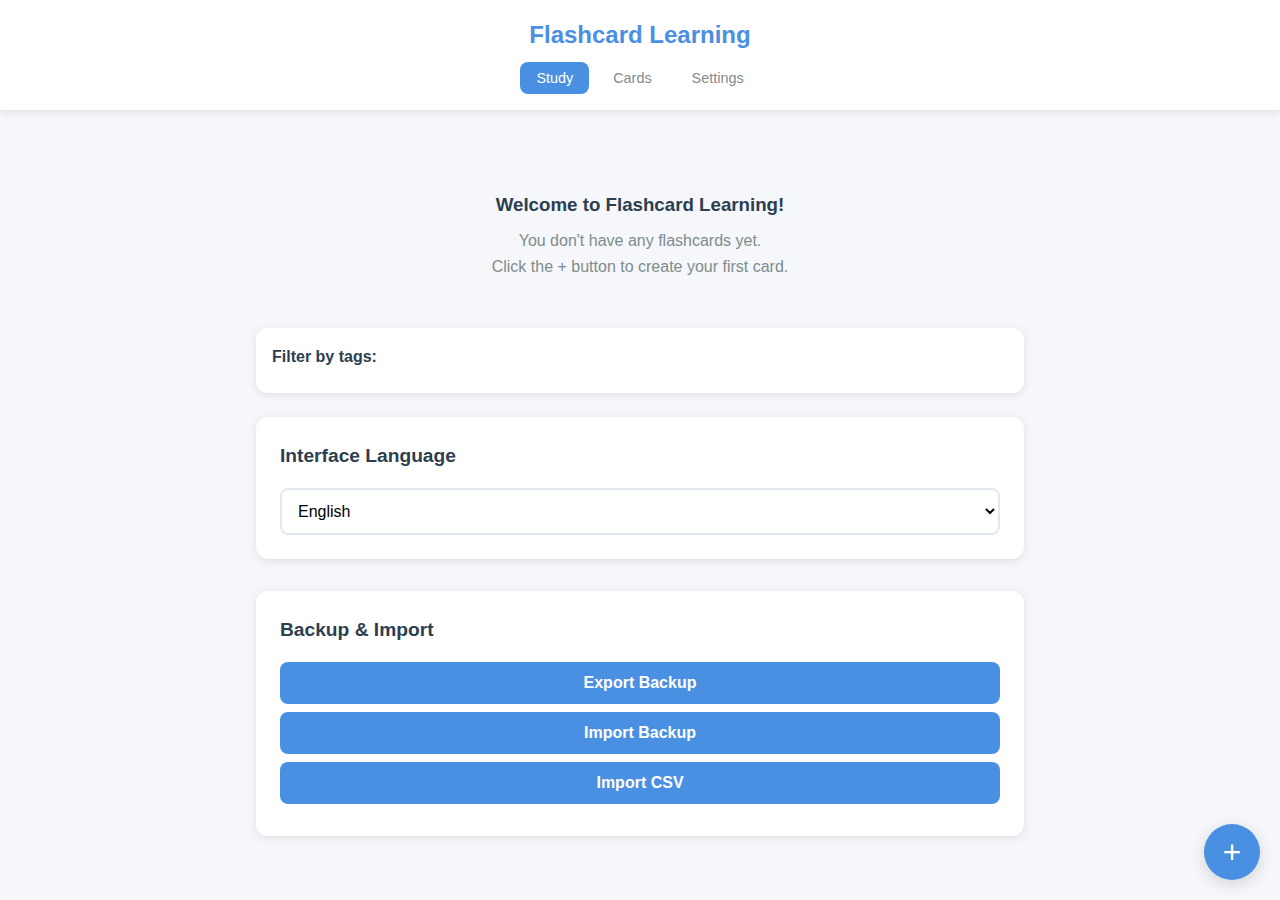
<file: index.html>
<!DOCTYPE html>
<html lang="en">
<head>
  <meta charset="UTF-8">
  <meta name="viewport" content="width=device-width, initial-scale=1.0">
  <meta name="description" content="Flashcard Learning App - Learn vocabulary with adaptive flashcards">
  <meta name="theme-color" content="#4A90E2">
  <title>Flashcard Learning App</title>
  <link rel="manifest" href="manifest.json">
  <link rel="stylesheet" href="styles.css">
  <link rel="icon" type="image/png" href="icons/icon-192.png">
</head>
<body>
  <div id="app">
    <!-- Main application container -->
    <header id="app-header">
      <h1 id="app-title">Flashcard Learning</h1>
      <nav id="main-nav">
        <button id="nav-study" class="nav-btn active" data-screen="study">Study</button>
        <button id="nav-cards" class="nav-btn" data-screen="cards">Cards</button>
        <button id="nav-settings" class="nav-btn" data-screen="settings">Settings</button>
      </nav>
    </header>

    <main id="app-main">
      <!-- Study Screen -->
      <section id="study-screen" class="screen active">
        <div id="flashcard-container">
          <div id="flashcard" class="flashcard">
            <div class="flashcard-inner">
              <div class="flashcard-front">
                <p id="card-word" class="card-text"></p>
              </div>
              <div class="flashcard-back">
                <p id="card-translation" class="card-text"></p>
              </div>
            </div>
          </div>
        </div>
        
        <div id="study-controls">
          <button id="btn-dont-know" class="control-btn dont-know">Don't Know</button>
          <button id="btn-flip" class="control-btn flip">Flip</button>
          <button id="btn-know" class="control-btn know">Know</button>
        </div>

        <div id="tts-controls">
          <button id="btn-tts-toggle" class="icon-btn" title="Toggle pronunciation">
            <span id="tts-icon">🔊</span>
          </button>
        </div>
      </section>

      <!-- Card List Screen -->
      <section id="cards-screen" class="screen">
        <div id="tag-filter">
          <label for="tag-select">Filter by tags:</label>
          <div id="tag-select" class="tag-container"></div>
        </div>
        <div id="card-list" class="card-list"></div>
      </section>

      <!-- Settings Screen -->
      <section id="settings-screen" class="screen">
        <div class="settings-group">
          <h2>Interface Language</h2>
          <select id="language-select">
            <option value="en">English</option>
            <option value="uk">Українська</option>
            <option value="ru">Русский</option>
          </select>
        </div>

        <div class="settings-group">
          <h2>Backup & Import</h2>
          <button id="btn-export" class="settings-btn">Export Backup</button>
          <button id="btn-import" class="settings-btn">Import Backup</button>
          <input type="file" id="file-import" accept=".json" style="display: none;">
          <button id="btn-import-csv" class="settings-btn">Import CSV</button>
          <input type="file" id="file-csv" accept=".csv" style="display: none;">
        </div>
      </section>
    </main>

    <!-- Floating Add Button -->
    <button id="btn-add-card" class="fab" title="Add new card">+</button>

    <!-- Card Form Modal -->
    <div id="card-form-modal" class="modal">
      <div class="modal-content">
        <h2 id="form-title">Add New Card</h2>
        <form id="card-form">
          <div class="form-group">
            <label for="input-word">Word/Phrase *</label>
            <input type="text" id="input-word" required>
          </div>
          <div class="form-group">
            <label for="input-translation">Translation *</label>
            <input type="text" id="input-translation" required>
          </div>
          <div class="form-group">
            <label for="input-tags">Tags (comma-separated)</label>
            <input type="text" id="input-tags" placeholder="e.g., verbs, common, travel">
          </div>
          <div class="form-group">
            <label for="input-language">Language</label>
            <select id="input-language">
              <option value="">Default</option>
              <option value="en">English</option>
              <option value="de">Deutsch</option>
              <option value="fr">Français</option>
              <option value="es">Español</option>
              <option value="uk">Українська</option>
              <option value="ru">Русский</option>
            </select>
          </div>
          <div class="form-actions">
            <button type="button" id="btn-cancel" class="btn-secondary">Cancel</button>
            <button type="submit" id="btn-save" class="btn-primary">Save</button>
          </div>
        </form>
      </div>
    </div>
  </div>

  <script type="module" src="src/app.js"></script>
</body>
</html>
</file>
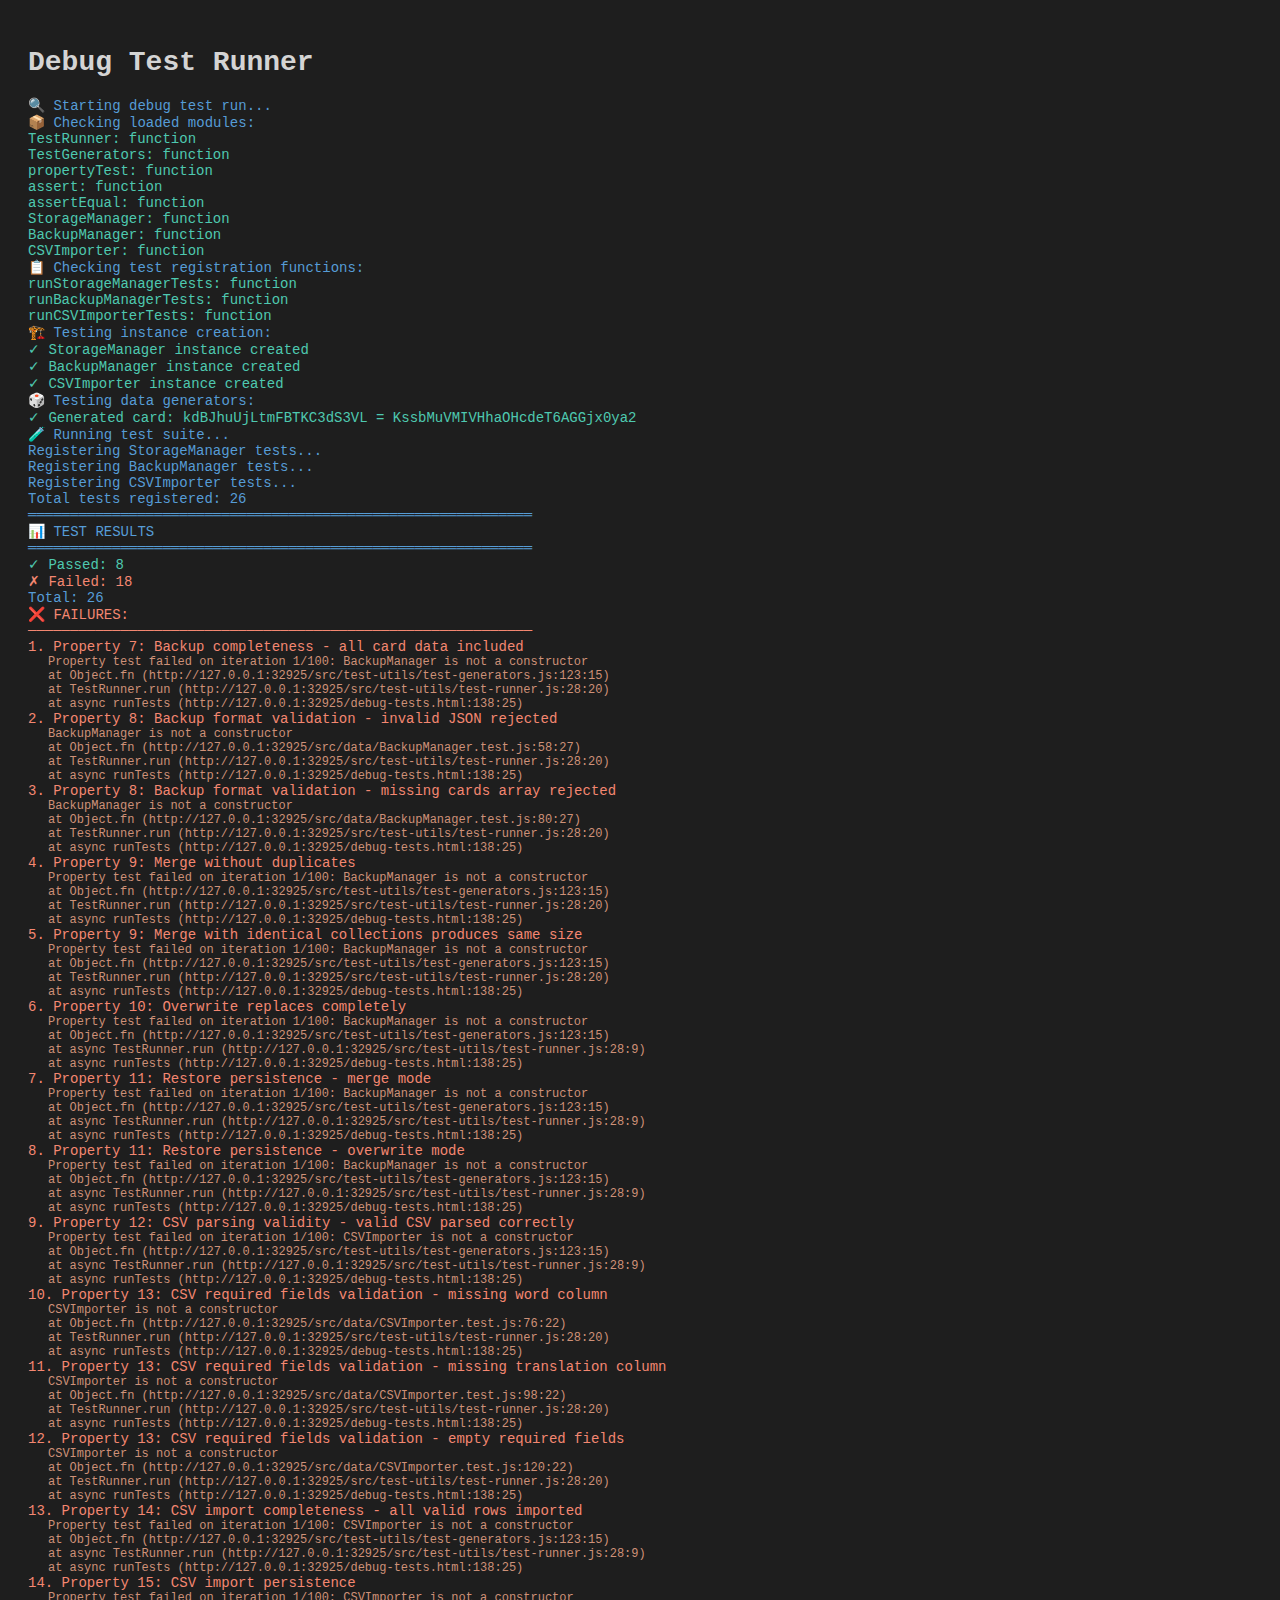
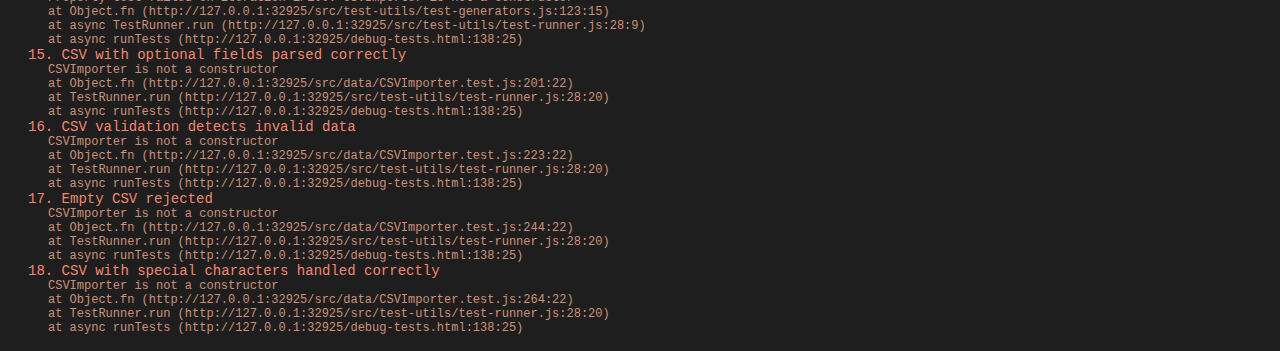
<file: debug-tests.html>
<!DOCTYPE html>
<html lang="en">
<head>
  <meta charset="UTF-8">
  <meta name="viewport" content="width=device-width, initial-scale=1.0">
  <title>Debug Tests</title>
  <style>
    body {
      font-family: monospace;
      padding: 20px;
      background: #1e1e1e;
      color: #d4d4d4;
      font-size: 14px;
    }
    .pass { color: #4ec9b0; }
    .fail { color: #f48771; }
    .info { color: #569cd6; }
    .warn { color: #dcdcaa; }
    pre { 
      background: #252526; 
      padding: 10px; 
      border-radius: 4px;
      overflow-x: auto;
      white-space: pre-wrap;
      word-wrap: break-word;
    }
    .error-detail {
      margin-left: 20px;
      font-size: 12px;
      color: #ce9178;
    }
  </style>
</head>
<body>
  <h1>Debug Test Runner</h1>
  <div id="output"></div>

  <script src="src/test-utils/test-runner.js"></script>
  <script src="src/test-utils/test-generators.js"></script>
  <script src="src/data/StorageManager.js"></script>
  <script src="src/data/BackupManager.js"></script>
  <script src="src/data/CSVImporter.js"></script>
  <script src="src/data/StorageManager.test.js"></script>
  <script src="src/data/BackupManager.test.js"></script>
  <script src="src/data/CSVImporter.test.js"></script>

  <script>
    const output = document.getElementById('output');
    let log = '';
    
    function print(msg, className = '') {
      const line = `<div class="${className}">${msg}</div>`;
      log += line;
      output.innerHTML = log;
      console.log(msg);
    }

    async function runTests() {
      print('🔍 Starting debug test run...', 'info');
      print('');
      
      try {
        // Check if all required objects are loaded
        print('📦 Checking loaded modules:', 'info');
        print(`  TestRunner: ${typeof TestRunner}`, typeof TestRunner === 'function' ? 'pass' : 'fail');
        print(`  TestGenerators: ${typeof TestGenerators}`, typeof TestGenerators === 'function' ? 'pass' : 'fail');
        print(`  propertyTest: ${typeof propertyTest}`, typeof propertyTest === 'function' ? 'pass' : 'fail');
        print(`  assert: ${typeof assert}`, typeof assert === 'function' ? 'pass' : 'fail');
        print(`  assertEqual: ${typeof assertEqual}`, typeof assertEqual === 'function' ? 'pass' : 'fail');
        print(`  StorageManager: ${typeof StorageManager}`, typeof StorageManager === 'function' ? 'pass' : 'fail');
        print(`  BackupManager: ${typeof BackupManager}`, typeof BackupManager === 'function' ? 'pass' : 'fail');
        print(`  CSVImporter: ${typeof CSVImporter}`, typeof CSVImporter === 'function' ? 'pass' : 'fail');
        print('');

        // Check test functions
        print('📋 Checking test registration functions:', 'info');
        print(`  runStorageManagerTests: ${typeof runStorageManagerTests}`, typeof runStorageManagerTests === 'function' ? 'pass' : 'fail');
        print(`  runBackupManagerTests: ${typeof runBackupManagerTests}`, typeof runBackupManagerTests === 'function' ? 'pass' : 'fail');
        print(`  runCSVImporterTests: ${typeof runCSVImporterTests}`, typeof runCSVImporterTests === 'function' ? 'pass' : 'fail');
        print('');

        // Try to create instances
        print('🏗️ Testing instance creation:', 'info');
        try {
          const storage = new StorageManager();
          print('  ✓ StorageManager instance created', 'pass');
        } catch (e) {
          print(`  ✗ StorageManager error: ${e.message}`, 'fail');
        }

        try {
          const storage = new StorageManager();
          const backup = new BackupManager(storage);
          print('  ✓ BackupManager instance created', 'pass');
        } catch (e) {
          print(`  ✗ BackupManager error: ${e.message}`, 'fail');
        }

        try {
          const storage = new StorageManager();
          const importer = new CSVImporter(storage);
          print('  ✓ CSVImporter instance created', 'pass');
        } catch (e) {
          print(`  ✗ CSVImporter error: ${e.message}`, 'fail');
        }
        print('');

        // Try to generate test data
        print('🎲 Testing data generators:', 'info');
        try {
          const card = TestGenerators.randomCard();
          print(`  ✓ Generated card: ${card.word} = ${card.translation}`, 'pass');
        } catch (e) {
          print(`  ✗ Generator error: ${e.message}`, 'fail');
        }
        print('');

        // Now run actual tests
        print('🧪 Running test suite...', 'info');
        print('');
        
        const runner = new TestRunner();
        
        // Register all tests
        print('Registering StorageManager tests...', 'info');
        runStorageManagerTests(runner, TestGenerators, propertyTest, assertEqual);
        
        print('Registering BackupManager tests...', 'info');
        runBackupManagerTests(runner, TestGenerators, propertyTest, assertEqual, assert);
        
        print('Registering CSVImporter tests...', 'info');
        runCSVImporterTests(runner, TestGenerators, propertyTest, assertEqual, assert);
        
        print(`Total tests registered: ${runner.tests.length}`, 'info');
        print('');

        // Run tests
        const results = await runner.run();

        // Display results
        print('');
        print('═'.repeat(60), 'info');
        print('📊 TEST RESULTS', 'info');
        print('═'.repeat(60), 'info');
        print(`✓ Passed: ${results.passed}`, 'pass');
        print(`✗ Failed: ${results.failed}`, 'fail');
        print(`Total: ${results.passed + results.failed}`, 'info');

        if (results.errors.length > 0) {
          print('');
          print('❌ FAILURES:', 'fail');
          print('─'.repeat(60), 'fail');
          results.errors.forEach((e, index) => {
            print('');
            print(`${index + 1}. ${e.test}`, 'fail');
            print(`   ${e.error.message}`, 'error-detail');
            if (e.error.stack) {
              const stackLines = e.error.stack.split('\n').slice(1, 4);
              stackLines.forEach(line => {
                print(`   ${line.trim()}`, 'error-detail');
              });
            }
          });
        } else {
          print('');
          print('🎉 All tests passed!', 'pass');
        }
        
      } catch (error) {
        print('');
        print('💥 FATAL ERROR:', 'fail');
        print(error.message, 'fail');
        print('');
        print('Stack trace:', 'error-detail');
        if (error.stack) {
          error.stack.split('\n').forEach(line => {
            print(line, 'error-detail');
          });
        }
        console.error('Fatal error:', error);
      }
    }

    // Auto-run tests on load
    window.addEventListener('load', runTests);
  </script>
</body>
</html>
</file>
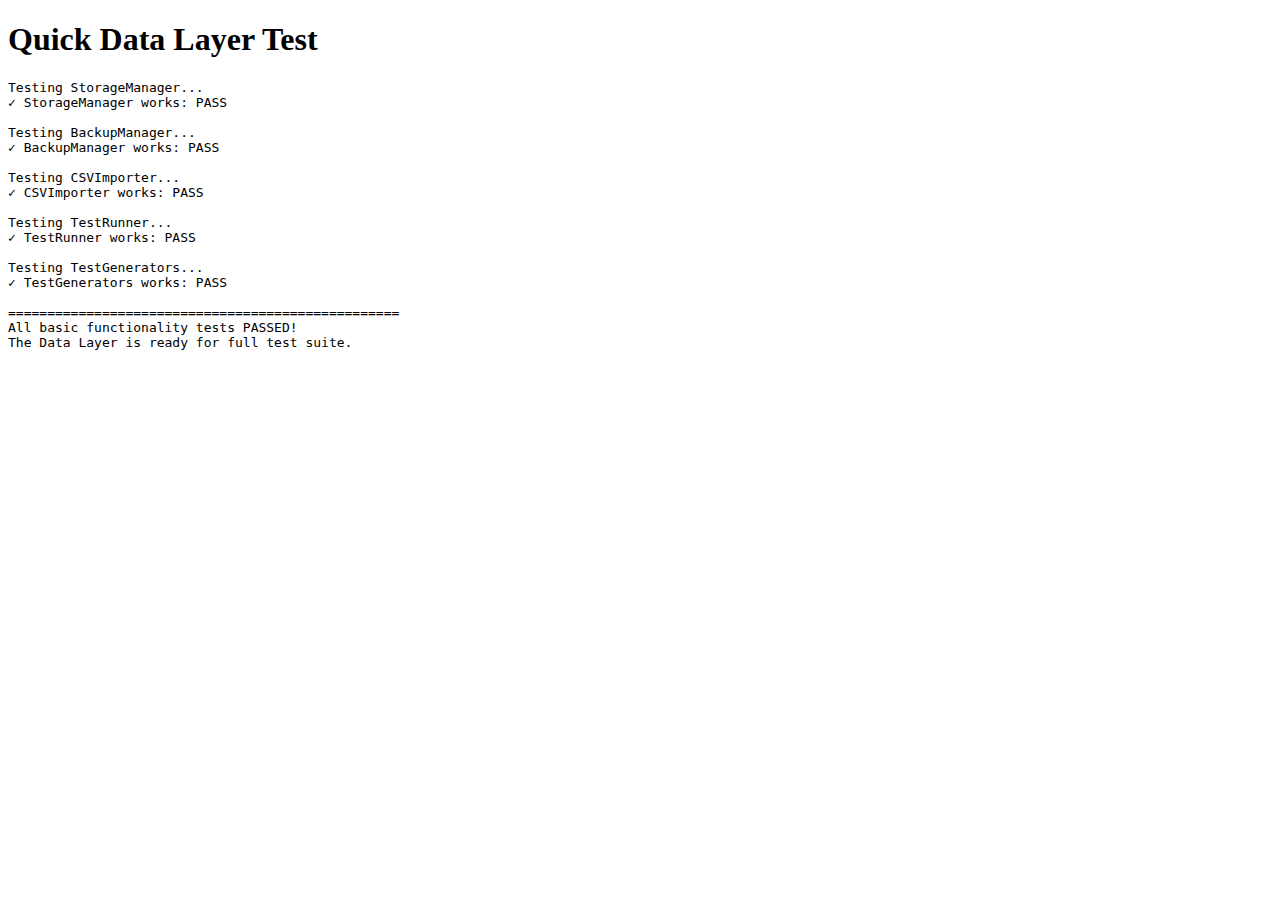
<file: quick-test.html>
<!DOCTYPE html>
<html>
<head>
  <title>Quick Test</title>
</head>
<body>
  <h1>Quick Data Layer Test</h1>
  <pre id="output"></pre>

  <script src="src/test-utils/test-runner.js"></script>
  <script src="src/test-utils/test-generators.js"></script>
  <script src="src/data/StorageManager.js"></script>
  <script src="src/data/BackupManager.js"></script>
  <script src="src/data/CSVImporter.js"></script>

  <script>
    const output = document.getElementById('output');
    let log = '';
    
    function print(msg) {
      log += msg + '\n';
      output.textContent = log;
      console.log(msg);
    }

    try {
      print('Testing StorageManager...');
      const storage = new StorageManager();
      const testCard = TestGenerators.randomCard();
      storage.saveCards([testCard]);
      const loaded = storage.loadCards();
      print(`✓ StorageManager works: ${loaded.length === 1 ? 'PASS' : 'FAIL'}`);
      storage.clearAll();

      print('\nTesting BackupManager...');
      const backup = new BackupManager(storage);
      const cards = [TestGenerators.randomCard(), TestGenerators.randomCard()];
      const backupData = backup.createBackup(cards);
      const parsed = JSON.parse(backupData);
      print(`✓ BackupManager works: ${parsed.cards.length === 2 ? 'PASS' : 'FAIL'}`);

      print('\nTesting CSVImporter...');
      const importer = new CSVImporter(storage);
      const validation = importer.validateCSVData([
        { word: 'hello', translation: 'привет' }
      ]);
      print(`✓ CSVImporter works: ${validation.valid ? 'PASS' : 'FAIL'}`);

      print('\nTesting TestRunner...');
      const runner = new TestRunner();
      runner.test('sample test', () => {
        assertEqual(1, 1, 'one equals one');
      });
      print('✓ TestRunner works: PASS');

      print('\nTesting TestGenerators...');
      const card = TestGenerators.randomCard();
      print(`✓ TestGenerators works: ${card.word && card.translation ? 'PASS' : 'FAIL'}`);

      print('\n' + '='.repeat(50));
      print('All basic functionality tests PASSED!');
      print('The Data Layer is ready for full test suite.');
      
    } catch (error) {
      print(`\n✗ ERROR: ${error.message}`);
      print(error.stack);
    }
  </script>
</body>
</html>
</file>
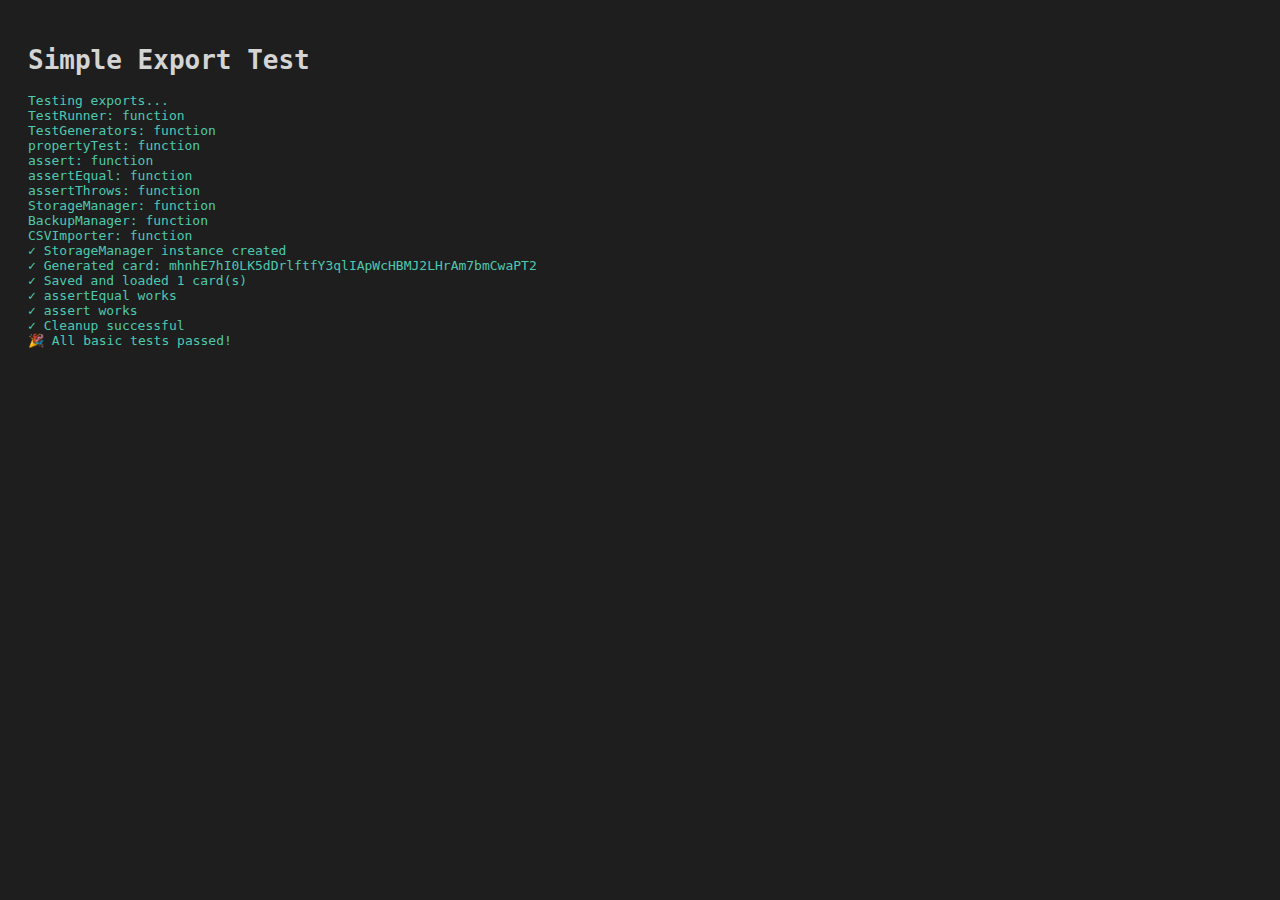
<file: simple-test.html>
<!DOCTYPE html>
<html>
<head>
  <meta charset="UTF-8">
  <title>Simple Test</title>
  <style>
    body { font-family: monospace; padding: 20px; background: #1e1e1e; color: #d4d4d4; }
    .pass { color: #4ec9b0; }
    .fail { color: #f48771; }
  </style>
</head>
<body>
  <h1>Simple Export Test</h1>
  <pre id="output"></pre>

  <script src="src/test-utils/test-runner.js"></script>
  <script src="src/test-utils/test-generators.js"></script>
  <script src="src/data/StorageManager.js"></script>
  <script src="src/data/BackupManager.js"></script>
  <script src="src/data/CSVImporter.js"></script>

  <script>
    const output = document.getElementById('output');
    let log = '';
    
    function print(msg, pass = true) {
      const className = pass ? 'pass' : 'fail';
      log += `<div class="${className}">${msg}</div>`;
      output.innerHTML = log;
    }

    // Test that all exports are available
    print('Testing exports...');
    print('');
    
    print(`TestRunner: ${typeof TestRunner}`, typeof TestRunner === 'function');
    print(`TestGenerators: ${typeof TestGenerators}`, typeof TestGenerators === 'function');
    print(`propertyTest: ${typeof propertyTest}`, typeof propertyTest === 'function');
    print(`assert: ${typeof assert}`, typeof assert === 'function');
    print(`assertEqual: ${typeof assertEqual}`, typeof assertEqual === 'function');
    print(`assertThrows: ${typeof assertThrows}`, typeof assertThrows === 'function');
    print('');
    
    print(`StorageManager: ${typeof StorageManager}`, typeof StorageManager === 'function');
    print(`BackupManager: ${typeof BackupManager}`, typeof BackupManager === 'function');
    print(`CSVImporter: ${typeof CSVImporter}`, typeof CSVImporter === 'function');
    print('');
    
    // Test basic functionality
    try {
      const storage = new StorageManager();
      print('✓ StorageManager instance created', true);
      
      const card = TestGenerators.randomCard();
      print(`✓ Generated card: ${card.word}`, true);
      
      storage.saveCards([card]);
      const loaded = storage.loadCards();
      print(`✓ Saved and loaded ${loaded.length} card(s)`, loaded.length === 1);
      
      assertEqual(loaded[0].word, card.word);
      print('✓ assertEqual works', true);
      
      assert(loaded.length === 1);
      print('✓ assert works', true);
      
      storage.clearAll();
      print('✓ Cleanup successful', true);
      
      print('');
      print('🎉 All basic tests passed!', true);
      
    } catch (error) {
      print('');
      print(`✗ Error: ${error.message}`, false);
      console.error(error);
    }
  </script>
</body>
</html>
</file>
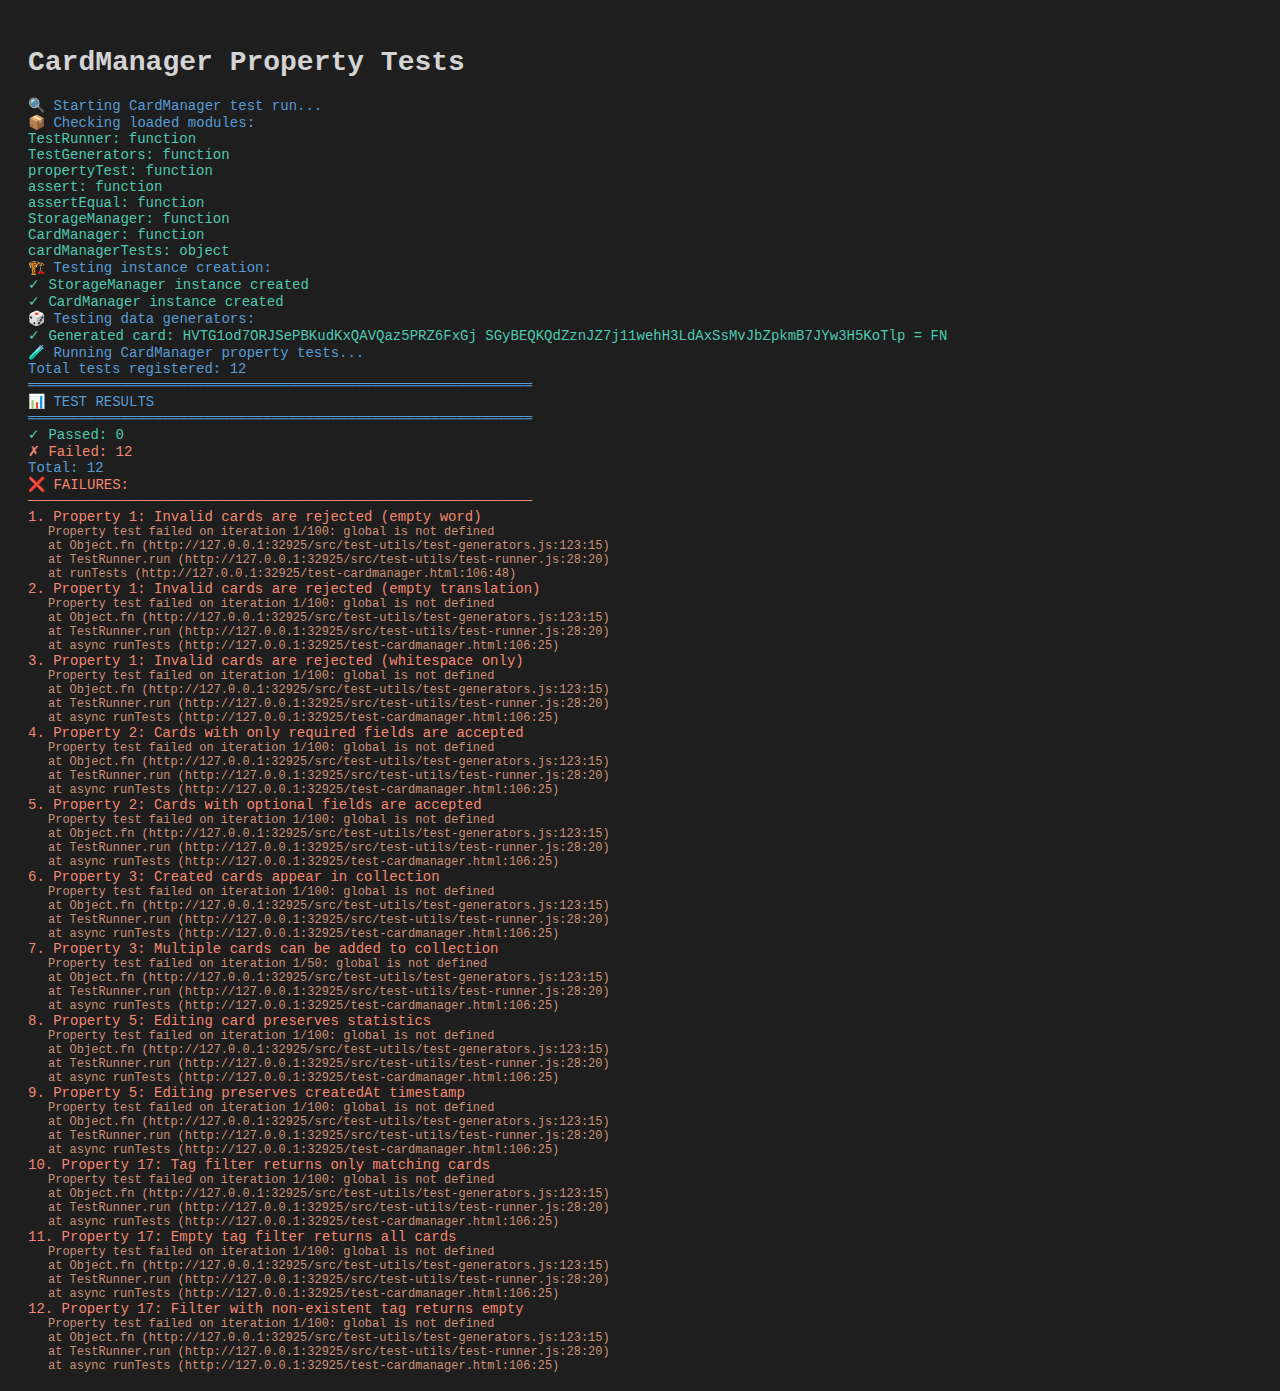
<file: test-cardmanager.html>
<!DOCTYPE html>
<html lang="en">
<head>
  <meta charset="UTF-8">
  <meta name="viewport" content="width=device-width, initial-scale=1.0">
  <title>CardManager Tests</title>
  <style>
    body {
      font-family: monospace;
      padding: 20px;
      background: #1e1e1e;
      color: #d4d4d4;
      font-size: 14px;
    }
    .pass { color: #4ec9b0; }
    .fail { color: #f48771; }
    .info { color: #569cd6; }
    .warn { color: #dcdcaa; }
    pre { 
      background: #252526; 
      padding: 10px; 
      border-radius: 4px;
      overflow-x: auto;
      white-space: pre-wrap;
      word-wrap: break-word;
    }
    .error-detail {
      margin-left: 20px;
      font-size: 12px;
      color: #ce9178;
    }
  </style>
</head>
<body>
  <h1>CardManager Property Tests</h1>
  <div id="output"></div>

  <script src="src/test-utils/test-runner.js"></script>
  <script src="src/test-utils/test-generators.js"></script>
  <script src="src/data/StorageManager.js"></script>
  <script src="src/business/CardManager.js"></script>
  <script src="src/business/CardManager.test.js"></script>

  <script>
    const output = document.getElementById('output');
    let log = '';
    
    function print(msg, className = '') {
      const line = `<div class="${className}">${msg}</div>`;
      log += line;
      output.innerHTML = log;
      console.log(msg);
    }

    async function runTests() {
      print('🔍 Starting CardManager test run...', 'info');
      print('');
      
      try {
        // Check if all required objects are loaded
        print('📦 Checking loaded modules:', 'info');
        print(`  TestRunner: ${typeof TestRunner}`, typeof TestRunner === 'function' ? 'pass' : 'fail');
        print(`  TestGenerators: ${typeof TestGenerators}`, typeof TestGenerators === 'function' ? 'pass' : 'fail');
        print(`  propertyTest: ${typeof propertyTest}`, typeof propertyTest === 'function' ? 'pass' : 'fail');
        print(`  assert: ${typeof assert}`, typeof assert === 'function' ? 'pass' : 'fail');
        print(`  assertEqual: ${typeof assertEqual}`, typeof assertEqual === 'function' ? 'pass' : 'fail');
        print(`  StorageManager: ${typeof StorageManager}`, typeof StorageManager === 'function' ? 'pass' : 'fail');
        print(`  CardManager: ${typeof CardManager}`, typeof CardManager === 'function' ? 'pass' : 'fail');
        print(`  cardManagerTests: ${typeof cardManagerTests}`, typeof cardManagerTests === 'object' ? 'pass' : 'fail');
        print('');

        // Try to create instances
        print('🏗️ Testing instance creation:', 'info');
        try {
          const storage = new StorageManager();
          print('  ✓ StorageManager instance created', 'pass');
        } catch (e) {
          print(`  ✗ StorageManager error: ${e.message}`, 'fail');
        }

        try {
          const storage = new StorageManager();
          const cardManager = new CardManager(storage);
          print('  ✓ CardManager instance created', 'pass');
        } catch (e) {
          print(`  ✗ CardManager error: ${e.message}`, 'fail');
        }
        print('');

        // Try to generate test data
        print('🎲 Testing data generators:', 'info');
        try {
          const card = TestGenerators.randomCard();
          print(`  ✓ Generated card: ${card.word} = ${card.translation}`, 'pass');
        } catch (e) {
          print(`  ✗ Generator error: ${e.message}`, 'fail');
        }
        print('');

        // Now run actual tests
        print('🧪 Running CardManager property tests...', 'info');
        print(`Total tests registered: ${cardManagerTests.tests.length}`, 'info');
        print('');

        // Run tests
        const results = await cardManagerTests.run();

        // Display results
        print('');
        print('═'.repeat(60), 'info');
        print('📊 TEST RESULTS', 'info');
        print('═'.repeat(60), 'info');
        print(`✓ Passed: ${results.passed}`, 'pass');
        print(`✗ Failed: ${results.failed}`, 'fail');
        print(`Total: ${results.passed + results.failed}`, 'info');

        if (results.errors.length > 0) {
          print('');
          print('❌ FAILURES:', 'fail');
          print('─'.repeat(60), 'fail');
          results.errors.forEach((e, index) => {
            print('');
            print(`${index + 1}. ${e.test}`, 'fail');
            print(`   ${e.error.message}`, 'error-detail');
            if (e.error.stack) {
              const stackLines = e.error.stack.split('\n').slice(1, 4);
              stackLines.forEach(line => {
                print(`   ${line.trim()}`, 'error-detail');
              });
            }
          });
        } else {
          print('');
          print('🎉 All tests passed!', 'pass');
        }
        
      } catch (error) {
        print('');
        print('💥 FATAL ERROR:', 'fail');
        print(error.message, 'fail');
        print('');
        print('Stack trace:', 'error-detail');
        if (error.stack) {
          error.stack.split('\n').forEach(line => {
            print(line, 'error-detail');
          });
        }
        console.error('Fatal error:', error);
      }
    }

    // Auto-run tests on load
    window.addEventListener('load', runTests);
  </script>
</body>
</html>
</file>
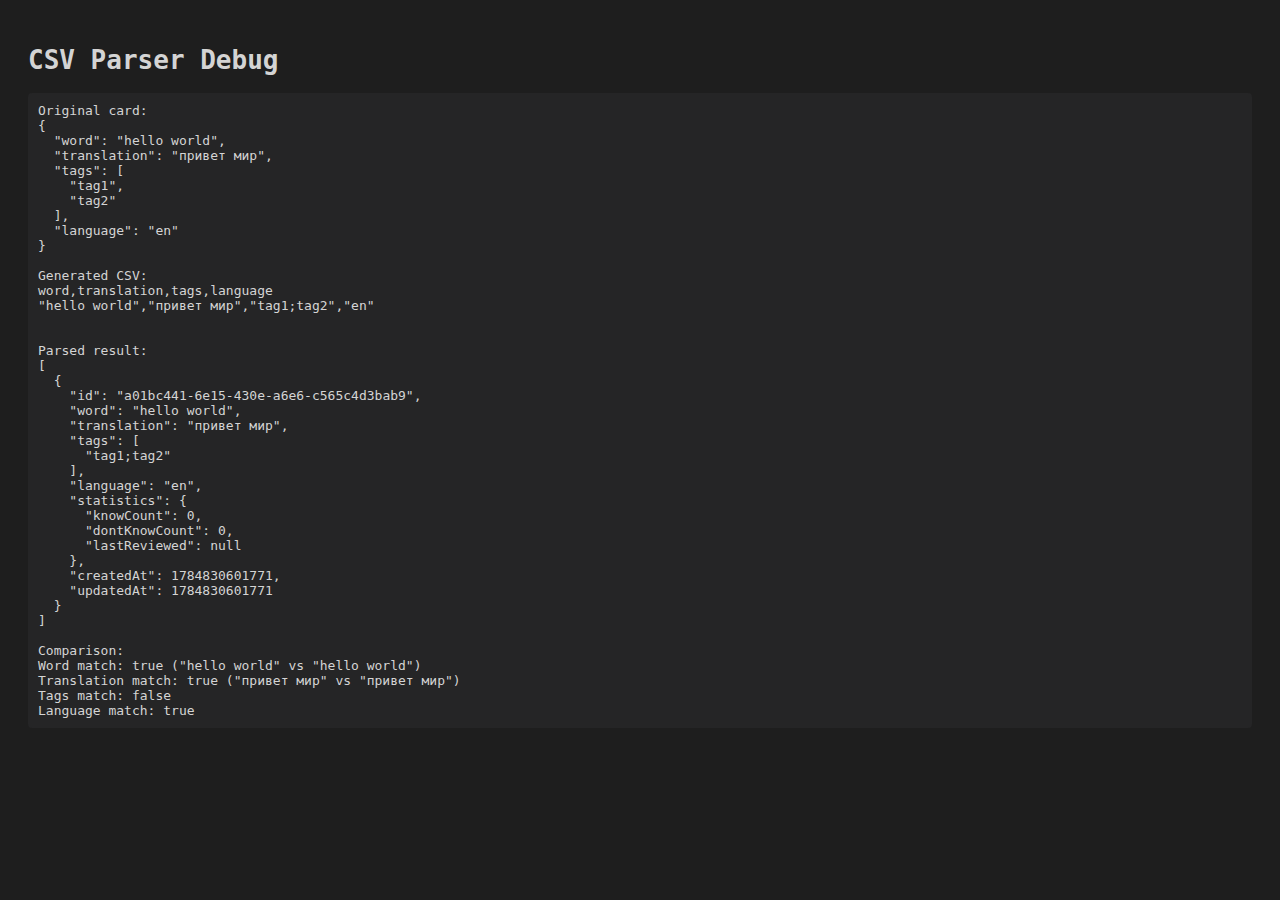
<file: test-csv-debug.html>
<!DOCTYPE html>
<html>
<head>
  <meta charset="UTF-8">
  <title>CSV Debug</title>
  <style>
    body { font-family: monospace; padding: 20px; background: #1e1e1e; color: #d4d4d4; }
    .pass { color: #4ec9b0; }
    .fail { color: #f48771; }
    pre { background: #252526; padding: 10px; border-radius: 4px; white-space: pre-wrap; }
  </style>
</head>
<body>
  <h1>CSV Parser Debug</h1>
  <pre id="output"></pre>

  <script src="src/test-utils/test-runner.js"></script>
  <script src="src/test-utils/test-generators.js"></script>
  <script src="src/data/StorageManager.js"></script>
  <script src="src/data/CSVImporter.js"></script>

  <script>
    const output = document.getElementById('output');
    let log = '';
    
    function print(msg) {
      log += msg + '\n';
      output.textContent = log;
      console.log(msg);
    }

    async function test() {
      try {
        const storage = new StorageManager();
        const importer = new CSVImporter(storage);
        
        // Create a simple test card
        const testCard = {
          word: 'hello world',
          translation: 'привет мир',
          tags: ['tag1', 'tag2'],
          language: 'en'
        };
        
        print('Original card:');
        print(JSON.stringify(testCard, null, 2));
        print('');
        
        // Create CSV manually
        const csv = `word,translation,tags,language\n"${testCard.word}","${testCard.translation}","${testCard.tags.join(';')}","${testCard.language}"\n`;
        print('Generated CSV:');
        print(csv);
        print('');
        
        // Parse it
        const blob = new Blob([csv], { type: 'text/csv' });
        const file = new File([blob], 'test.csv');
        const parsed = await importer.parseCSV(file);
        
        print('Parsed result:');
        print(JSON.stringify(parsed, null, 2));
        print('');
        
        // Compare
        print('Comparison:');
        print(`Word match: ${parsed[0].word === testCard.word} ("${parsed[0].word}" vs "${testCard.word}")`);
        print(`Translation match: ${parsed[0].translation === testCard.translation} ("${parsed[0].translation}" vs "${testCard.translation}")`);
        print(`Tags match: ${JSON.stringify(parsed[0].tags) === JSON.stringify(testCard.tags)}`);
        print(`Language match: ${parsed[0].language === testCard.language}`);
        
      } catch (error) {
        print('');
        print(`ERROR: ${error.message}`);
        print(error.stack);
      }
    }

    test();
  </script>
</body>
</html>
</file>
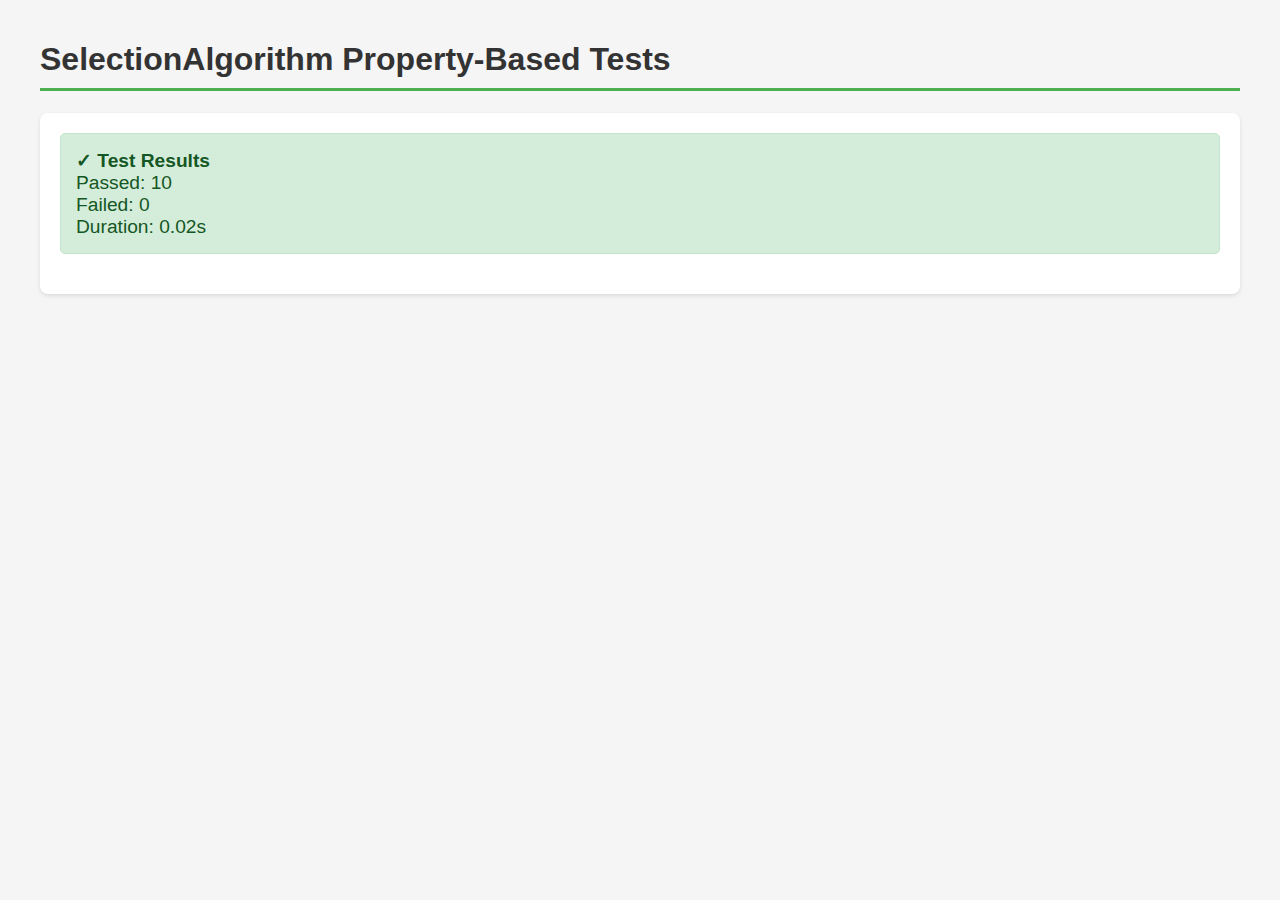
<file: test-selection-algorithm.html>
<!DOCTYPE html>
<html lang="en">
<head>
  <meta charset="UTF-8">
  <meta name="viewport" content="width=device-width, initial-scale=1.0">
  <title>SelectionAlgorithm Property Tests</title>
  <style>
    body {
      font-family: 'Segoe UI', Tahoma, Geneva, Verdana, sans-serif;
      max-width: 1200px;
      margin: 0 auto;
      padding: 20px;
      background-color: #f5f5f5;
    }
    h1 {
      color: #333;
      border-bottom: 3px solid #4CAF50;
      padding-bottom: 10px;
    }
    #results {
      background: white;
      padding: 20px;
      border-radius: 8px;
      box-shadow: 0 2px 4px rgba(0,0,0,0.1);
      margin-top: 20px;
    }
    .summary {
      font-size: 1.2em;
      margin-bottom: 20px;
      padding: 15px;
      border-radius: 5px;
    }
    .summary.success {
      background-color: #d4edda;
      color: #155724;
      border: 1px solid #c3e6cb;
    }
    .summary.failure {
      background-color: #f8d7da;
      color: #721c24;
      border: 1px solid #f5c6cb;
    }
    .error {
      background-color: #fff3cd;
      border-left: 4px solid #ffc107;
      padding: 10px;
      margin: 10px 0;
    }
    .error-title {
      font-weight: bold;
      color: #856404;
    }
    .error-message {
      color: #856404;
      font-family: monospace;
      white-space: pre-wrap;
      margin-top: 5px;
    }
    .loading {
      text-align: center;
      padding: 40px;
      color: #666;
    }
    .spinner {
      border: 4px solid #f3f3f3;
      border-top: 4px solid #4CAF50;
      border-radius: 50%;
      width: 40px;
      height: 40px;
      animation: spin 1s linear infinite;
      margin: 20px auto;
    }
    @keyframes spin {
      0% { transform: rotate(0deg); }
      100% { transform: rotate(360deg); }
    }
  </style>
</head>
<body>
  <h1>SelectionAlgorithm Property-Based Tests</h1>
  <div id="results">
    <div class="loading">
      <div class="spinner"></div>
      <p>Running tests...</p>
    </div>
  </div>

  <!-- Load dependencies -->
  <script src="src/test-utils/test-runner.js"></script>
  <script src="src/test-utils/test-generators.js"></script>
  <script src="src/business/SelectionAlgorithm.js"></script>
  <script src="src/business/SelectionAlgorithm.test.js"></script>

  <script>
    // Run tests
    (async () => {
      const resultsDiv = document.getElementById('results');
      
      try {
        const startTime = Date.now();
        const results = await window.selectionAlgorithmTests.run();
        const duration = ((Date.now() - startTime) / 1000).toFixed(2);
        
        const summaryClass = results.failed === 0 ? 'success' : 'failure';
        const summaryIcon = results.failed === 0 ? '✓' : '✗';
        
        let html = `
          <div class="summary ${summaryClass}">
            <strong>${summaryIcon} Test Results</strong><br>
            Passed: ${results.passed}<br>
            Failed: ${results.failed}<br>
            Duration: ${duration}s
          </div>
        `;
        
        if (results.errors.length > 0) {
          html += '<h2>Failures:</h2>';
          results.errors.forEach(error => {
            html += `
              <div class="error">
                <div class="error-title">✗ ${error.test}</div>
                <div class="error-message">${error.error.message}</div>
              </div>
            `;
          });
        }
        
        resultsDiv.innerHTML = html;
      } catch (error) {
        resultsDiv.innerHTML = `
          <div class="summary failure">
            <strong>✗ Test Execution Failed</strong><br>
            ${error.message}
          </div>
        `;
        console.error('Test execution error:', error);
      }
    })();
  </script>
</body>
</html>
</file>
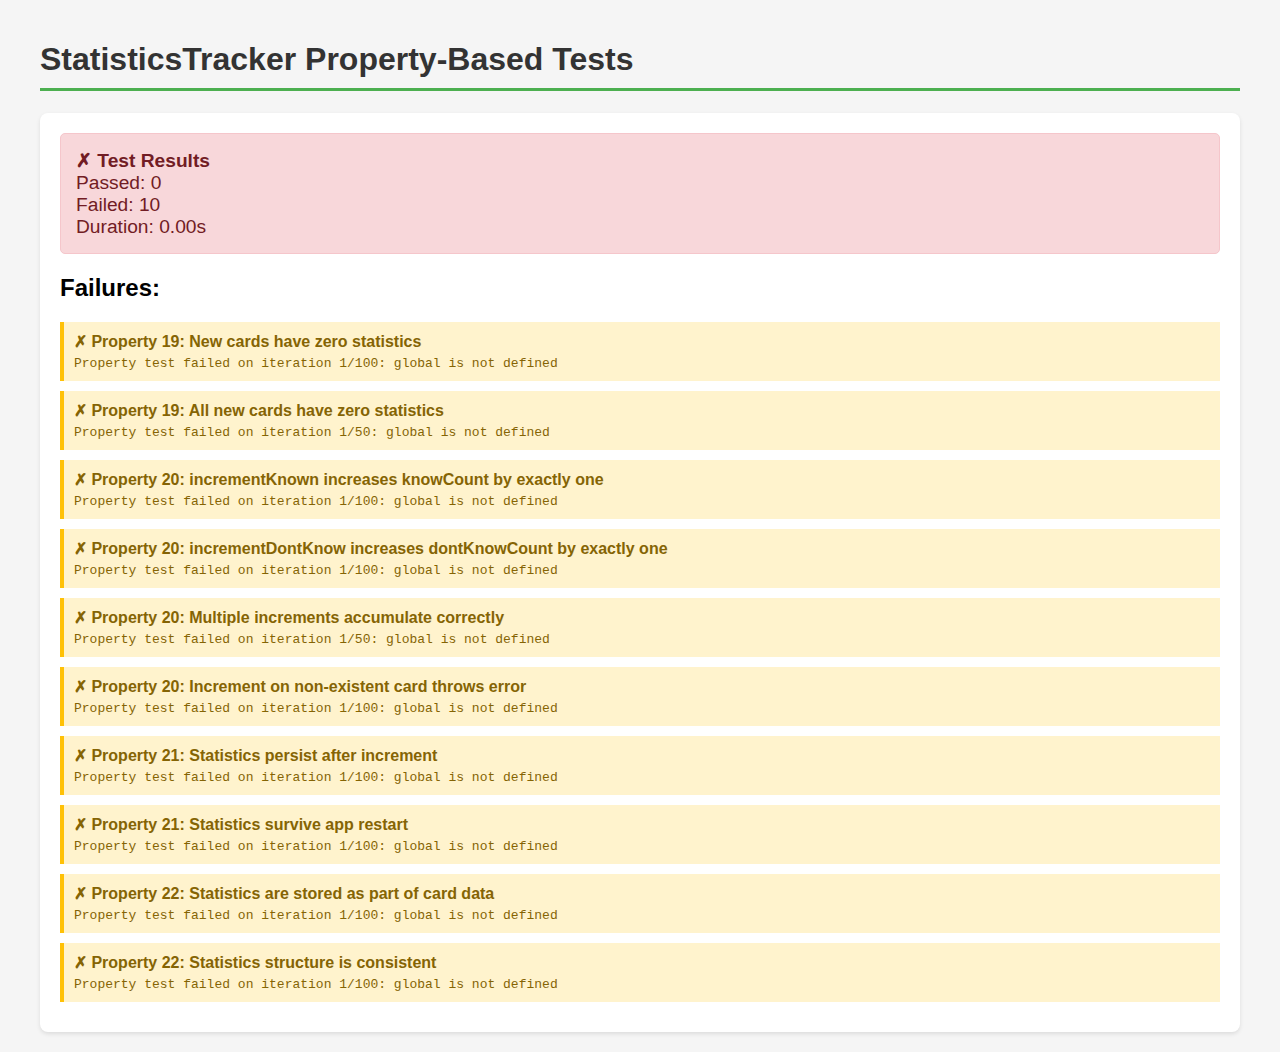
<file: test-statistics-tracker.html>
<!DOCTYPE html>
<html lang="en">
<head>
  <meta charset="UTF-8">
  <meta name="viewport" content="width=device-width, initial-scale=1.0">
  <title>StatisticsTracker Property Tests</title>
  <style>
    body {
      font-family: 'Segoe UI', Tahoma, Geneva, Verdana, sans-serif;
      max-width: 1200px;
      margin: 0 auto;
      padding: 20px;
      background-color: #f5f5f5;
    }
    h1 {
      color: #333;
      border-bottom: 3px solid #4CAF50;
      padding-bottom: 10px;
    }
    #results {
      background: white;
      padding: 20px;
      border-radius: 8px;
      box-shadow: 0 2px 4px rgba(0,0,0,0.1);
      margin-top: 20px;
    }
    .summary {
      font-size: 1.2em;
      margin-bottom: 20px;
      padding: 15px;
      border-radius: 5px;
    }
    .summary.success {
      background-color: #d4edda;
      color: #155724;
      border: 1px solid #c3e6cb;
    }
    .summary.failure {
      background-color: #f8d7da;
      color: #721c24;
      border: 1px solid #f5c6cb;
    }
    .error {
      background-color: #fff3cd;
      border-left: 4px solid #ffc107;
      padding: 10px;
      margin: 10px 0;
    }
    .error-title {
      font-weight: bold;
      color: #856404;
    }
    .error-message {
      color: #856404;
      font-family: monospace;
      white-space: pre-wrap;
      margin-top: 5px;
    }
    .loading {
      text-align: center;
      padding: 40px;
      color: #666;
    }
    .spinner {
      border: 4px solid #f3f3f3;
      border-top: 4px solid #4CAF50;
      border-radius: 50%;
      width: 40px;
      height: 40px;
      animation: spin 1s linear infinite;
      margin: 20px auto;
    }
    @keyframes spin {
      0% { transform: rotate(0deg); }
      100% { transform: rotate(360deg); }
    }
  </style>
</head>
<body>
  <h1>StatisticsTracker Property-Based Tests</h1>
  <div id="results">
    <div class="loading">
      <div class="spinner"></div>
      <p>Running tests...</p>
    </div>
  </div>

  <!-- Load dependencies -->
  <script src="src/test-utils/test-runner.js"></script>
  <script src="src/test-utils/test-generators.js"></script>
  <script src="src/data/StorageManager.js"></script>
  <script src="src/business/CardManager.js"></script>
  <script src="src/business/StatisticsTracker.js"></script>
  <script src="src/business/StatisticsTracker.test.js"></script>

  <script>
    // Run tests
    (async () => {
      const resultsDiv = document.getElementById('results');
      
      try {
        const startTime = Date.now();
        const results = await window.statisticsTrackerTests.run();
        const duration = ((Date.now() - startTime) / 1000).toFixed(2);
        
        const summaryClass = results.failed === 0 ? 'success' : 'failure';
        const summaryIcon = results.failed === 0 ? '✓' : '✗';
        
        let html = `
          <div class="summary ${summaryClass}">
            <strong>${summaryIcon} Test Results</strong><br>
            Passed: ${results.passed}<br>
            Failed: ${results.failed}<br>
            Duration: ${duration}s
          </div>
        `;
        
        if (results.errors.length > 0) {
          html += '<h2>Failures:</h2>';
          results.errors.forEach(error => {
            html += `
              <div class="error">
                <div class="error-title">✗ ${error.test}</div>
                <div class="error-message">${error.error.message}</div>
              </div>
            `;
          });
        }
        
        resultsDiv.innerHTML = html;
      } catch (error) {
        resultsDiv.innerHTML = `
          <div class="summary failure">
            <strong>✗ Test Execution Failed</strong><br>
            ${error.message}
          </div>
        `;
        console.error('Test execution error:', error);
      }
    })();
  </script>
</body>
</html>
</file>
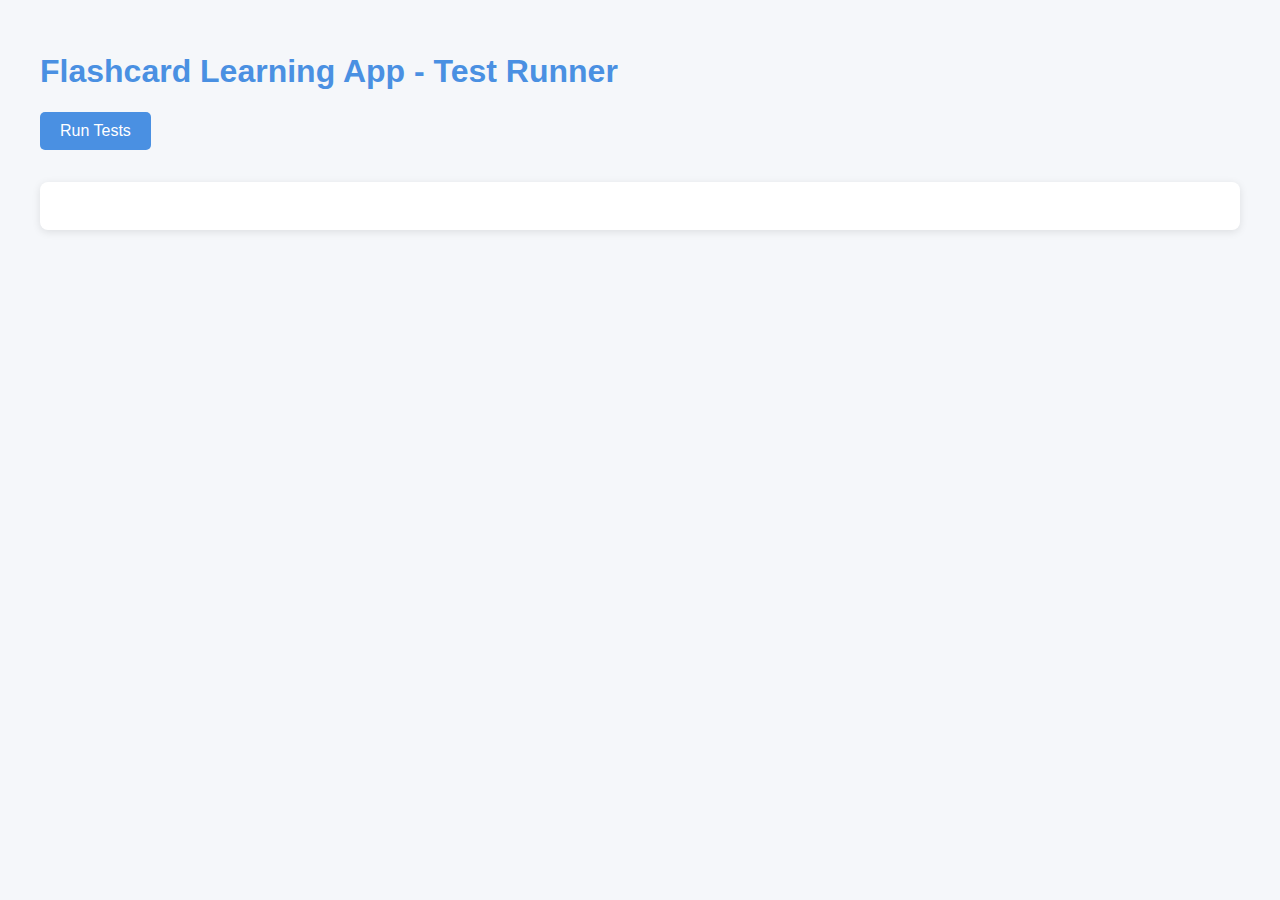
<file: test.html>
<!DOCTYPE html>
<html lang="en">
<head>
  <meta charset="UTF-8">
  <meta name="viewport" content="width=device-width, initial-scale=1.0">
  <title>Flashcard App - Test Runner</title>
  <style>
    body {
      font-family: -apple-system, BlinkMacSystemFont, 'Segoe UI', Roboto, sans-serif;
      max-width: 1200px;
      margin: 0 auto;
      padding: 2rem;
      background-color: #f5f7fa;
    }
    h1 {
      color: #4A90E2;
    }
    #results {
      background: white;
      padding: 1.5rem;
      border-radius: 8px;
      box-shadow: 0 2px 8px rgba(0,0,0,0.1);
      margin-top: 1rem;
    }
    .test-pass {
      color: #50C878;
      font-weight: 600;
    }
    .test-fail {
      color: #E74C3C;
      font-weight: 600;
    }
    .test-item {
      padding: 0.5rem;
      border-bottom: 1px solid #e1e8ed;
    }
    .test-item:last-child {
      border-bottom: none;
    }
    .summary {
      font-size: 1.2rem;
      margin-bottom: 1rem;
      padding: 1rem;
      background-color: #f5f7fa;
      border-radius: 4px;
    }
    .error {
      background: #ffe0e0;
      padding: 10px;
      margin: 5px 0;
      border-left: 4px solid red;
      border-radius: 3px;
    }
    .error-title {
      font-weight: bold;
      margin-bottom: 5px;
    }
    #run-tests {
      padding: 10px 20px;
      font-size: 16px;
      background: #4A90E2;
      color: white;
      border: none;
      border-radius: 5px;
      cursor: pointer;
      margin-bottom: 1rem;
    }
    #run-tests:hover {
      background: #357ABD;
    }
    #run-tests:disabled {
      background: #ccc;
      cursor: not-allowed;
    }
  </style>
</head>
<body>
  <h1>Flashcard Learning App - Test Runner</h1>
  <button id="run-tests">Run Tests</button>
  <div id="results"></div>

  <!-- Load test utilities -->
  <script src="src/test-utils/test-runner.js"></script>
  <script src="src/test-utils/test-generators.js"></script>

  <!-- Load source files -->
  <script src="src/data/StorageManager.js"></script>
  <script src="src/data/BackupManager.js"></script>
  <script src="src/data/CSVImporter.js"></script>

  <!-- Load test files -->
  <script src="src/data/StorageManager.test.js"></script>
  <script src="src/data/BackupManager.test.js"></script>
  <script src="src/data/CSVImporter.test.js"></script>

  <script>
    const runButton = document.getElementById('run-tests');
    const resultsDiv = document.getElementById('results');

    runButton.addEventListener('click', async () => {
      runButton.disabled = true;
      resultsDiv.innerHTML = '<p>Running tests...</p>';

      try {
        const runner = new TestRunner();
        
        // Register all tests
        runStorageManagerTests(runner, TestGenerators, propertyTest, assertEqual);
        runBackupManagerTests(runner, TestGenerators, propertyTest, assertEqual, assert);
        runCSVImporterTests(runner, TestGenerators, propertyTest, assertEqual, assert);

        // Run tests
        const results = await runner.run();

        // Display results
        let html = `
          <div class="summary">
            <div class="test-pass">✓ Passed: ${results.passed}</div>
            <div class="test-fail">✗ Failed: ${results.failed}</div>
            <div>Total: ${results.passed + results.failed}</div>
          </div>
        `;

        if (results.errors.length > 0) {
          html += '<h2>Failures:</h2>';
          results.errors.forEach(e => {
            html += `
              <div class="error">
                <div class="error-title">❌ ${e.test}</div>
                <div>${e.error.message}</div>
              </div>
            `;
          });
        }

        resultsDiv.innerHTML = html;
      } catch (error) {
        resultsDiv.innerHTML = `<div class="error">Test runner error: ${error.message}</div>`;
      } finally {
        runButton.disabled = false;
      }
    });
  </script>
</body>
</html>
</file>
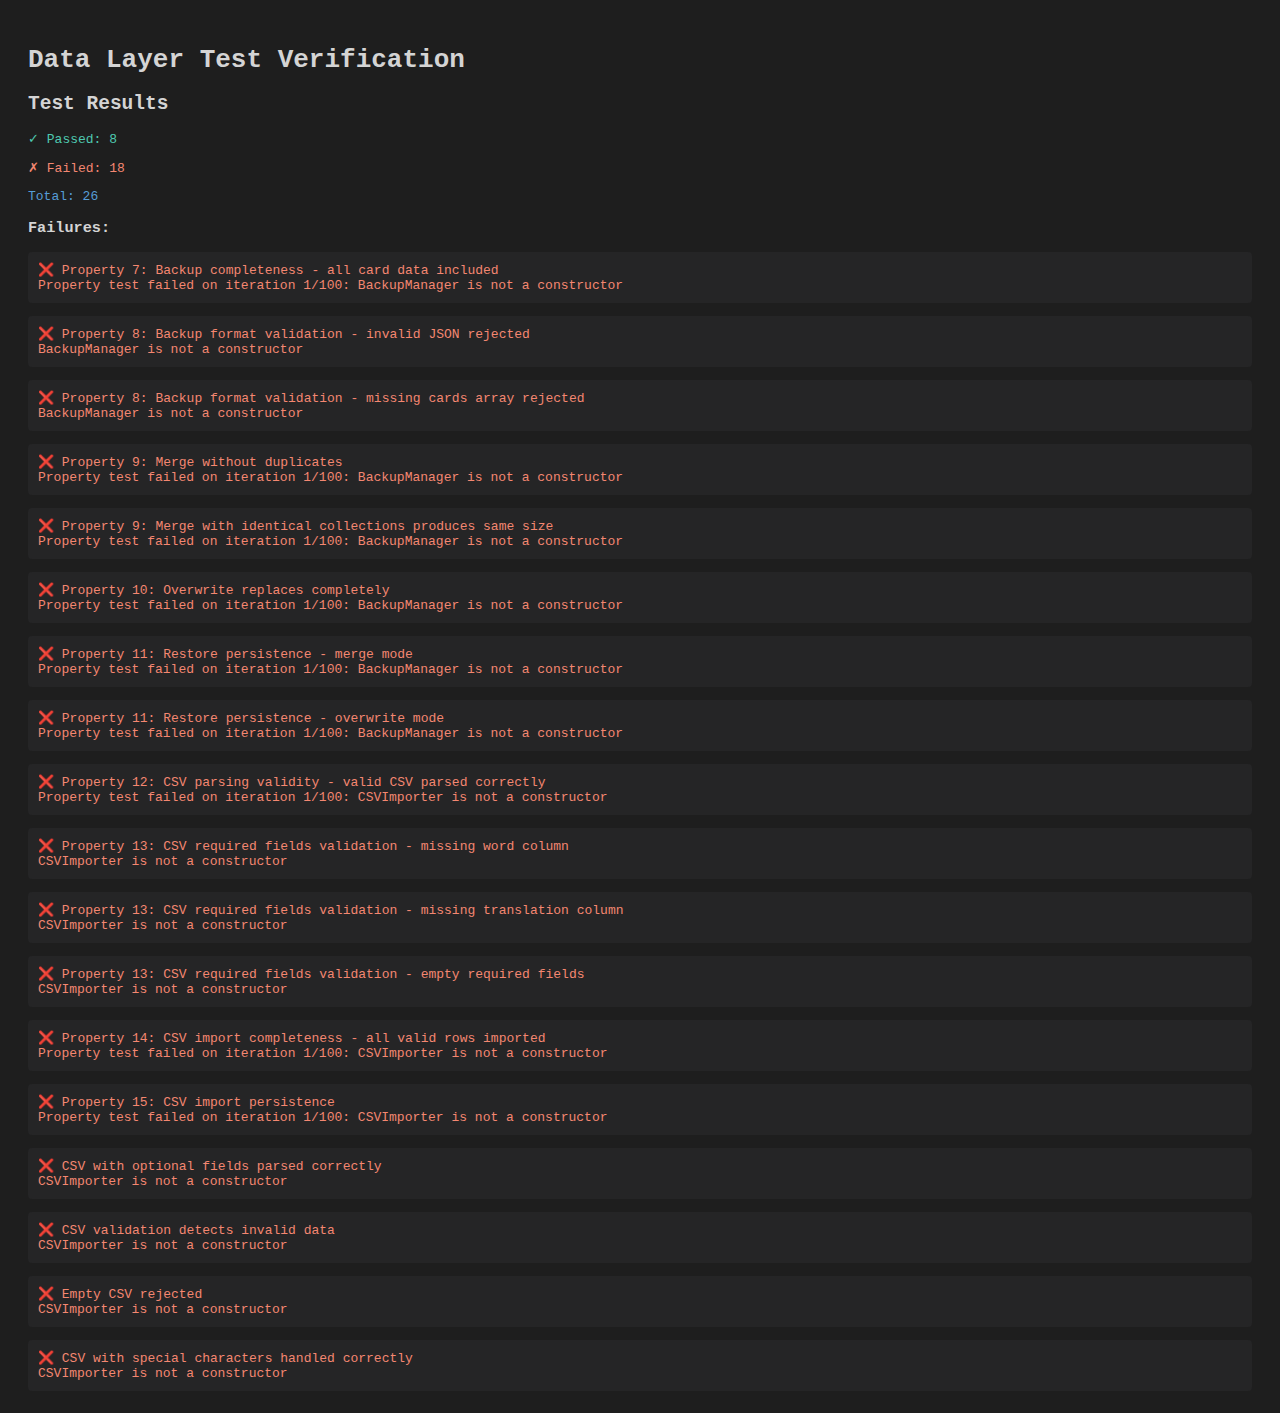
<file: verify-tests.html>
<!DOCTYPE html>
<html lang="en">
<head>
  <meta charset="UTF-8">
  <meta name="viewport" content="width=device-width, initial-scale=1.0">
  <title>Data Layer Test Verification</title>
  <style>
    body {
      font-family: monospace;
      padding: 20px;
      background: #1e1e1e;
      color: #d4d4d4;
    }
    .pass { color: #4ec9b0; }
    .fail { color: #f48771; }
    .info { color: #569cd6; }
    pre { background: #252526; padding: 10px; border-radius: 4px; }
  </style>
</head>
<body>
  <h1>Data Layer Test Verification</h1>
  <div id="output"></div>

  <script src="src/test-utils/test-runner.js"></script>
  <script src="src/test-utils/test-generators.js"></script>
  <script src="src/data/StorageManager.js"></script>
  <script src="src/data/BackupManager.js"></script>
  <script src="src/data/CSVImporter.js"></script>
  <script src="src/data/StorageManager.test.js"></script>
  <script src="src/data/BackupManager.test.js"></script>
  <script src="src/data/CSVImporter.test.js"></script>

  <script>
    const output = document.getElementById('output');
    
    async function runTests() {
      output.innerHTML = '<p class="info">Running tests...</p>';
      
      try {
        const runner = new TestRunner();
        
        // Register all tests - use window globals
        runStorageManagerTests(runner, TestGenerators, propertyTest, assertEqual);
        runBackupManagerTests(runner, TestGenerators, propertyTest, assertEqual, assert);
        runCSVImporterTests(runner, TestGenerators, propertyTest, assertEqual, assert);

        // Run tests
        const results = await runner.run();

        // Display results
        let html = `
          <h2>Test Results</h2>
          <p class="pass">✓ Passed: ${results.passed}</p>
          <p class="fail">✗ Failed: ${results.failed}</p>
          <p class="info">Total: ${results.passed + results.failed}</p>
        `;

        if (results.errors.length > 0) {
          html += '<h3>Failures:</h3>';
          results.errors.forEach(e => {
            html += `<pre class="fail">❌ ${e.test}\n${e.error.message}</pre>`;
          });
        } else {
          html += '<p class="pass">🎉 All tests passed!</p>';
        }

        output.innerHTML = html;
        
        // Also log to console
        console.log('Test Results:', results);
      } catch (error) {
        output.innerHTML = `<pre class="fail">Error: ${error.message}\n${error.stack}</pre>`;
        console.error('Test error:', error);
      }
    }

    // Auto-run tests on load
    window.addEventListener('load', runTests);
  </script>
</body>
</html>
</file>
<file: styles.css>
/* Flashcard Learning App - Main Styles */

/* CSS Variables */
:root {
  --primary-color: #4A90E2;
  --primary-dark: #357ABD;
  --secondary-color: #50C878;
  --danger-color: #E74C3C;
  --background: #F5F7FA;
  --surface: #FFFFFF;
  --text-primary: #2C3E50;
  --text-secondary: #7F8C8D;
  --border-color: #E1E8ED;
  --shadow: 0 2px 8px rgba(0, 0, 0, 0.1);
  --shadow-lg: 0 4px 16px rgba(0, 0, 0, 0.15);
  --transition: all 0.3s ease;
}

/* Reset and Base Styles */
* {
  margin: 0;
  padding: 0;
  box-sizing: border-box;
}

body {
  font-family: -apple-system, BlinkMacSystemFont, 'Segoe UI', Roboto, Oxygen, Ubuntu, Cantarell, sans-serif;
  background-color: var(--background);
  color: var(--text-primary);
  line-height: 1.6;
  -webkit-font-smoothing: antialiased;
  -moz-osx-font-smoothing: grayscale;
}

/* App Container */
#app {
  min-height: 100vh;
  display: flex;
  flex-direction: column;
}

/* Header */
#app-header {
  background-color: var(--surface);
  box-shadow: var(--shadow);
  padding: 1rem;
  position: sticky;
  top: 0;
  z-index: 100;
}

#app-title {
  font-size: 1.5rem;
  font-weight: 600;
  color: var(--primary-color);
  margin-bottom: 0.5rem;
  text-align: center;
}

#main-nav {
  display: flex;
  justify-content: center;
  gap: 0.5rem;
}

.nav-btn {
  padding: 0.5rem 1rem;
  border: none;
  background-color: transparent;
  color: var(--text-secondary);
  font-size: 0.9rem;
  font-weight: 500;
  cursor: pointer;
  border-radius: 8px;
  transition: var(--transition);
}

.nav-btn:hover {
  background-color: var(--background);
}

.nav-btn.active {
  background-color: var(--primary-color);
  color: white;
}

/* Main Content */
#app-main {
  flex: 1;
  padding: 2rem 1rem;
  max-width: 800px;
  width: 100%;
  margin: 0 auto;
}

/* Screen Management */
.screen {
  display: none;
}

.screen.active {
  display: block;
}

/* Study Screen */
#study-screen {
  display: flex;
  flex-direction: column;
  align-items: center;
  gap: 2rem;
}

#flashcard-container {
  width: 100%;
  max-width: 500px;
  perspective: 1000px;
}

.flashcard {
  width: 100%;
  height: 300px;
  position: relative;
  cursor: pointer;
  transition: transform 0.6s;
  transform-style: preserve-3d;
}

.flashcard.flipped {
  transform: rotateY(180deg);
}

.flashcard-inner {
  width: 100%;
  height: 100%;
  position: relative;
  transform-style: preserve-3d;
}

.flashcard-front,
.flashcard-back {
  position: absolute;
  width: 100%;
  height: 100%;
  backface-visibility: hidden;
  display: flex;
  align-items: center;
  justify-content: center;
  padding: 2rem;
  background-color: var(--surface);
  border-radius: 16px;
  box-shadow: var(--shadow-lg);
}

.flashcard-back {
  transform: rotateY(180deg);
  background-color: var(--primary-color);
}

.card-text {
  font-size: 2rem;
  font-weight: 500;
  text-align: center;
  word-wrap: break-word;
}

.flashcard-back .card-text {
  color: white;
}

#study-controls {
  display: flex;
  gap: 1rem;
  justify-content: center;
  width: 100%;
  max-width: 500px;
}

.control-btn {
  flex: 1;
  padding: 1rem;
  border: none;
  border-radius: 12px;
  font-size: 1rem;
  font-weight: 600;
  cursor: pointer;
  transition: var(--transition);
  box-shadow: var(--shadow);
}

.control-btn.dont-know {
  background-color: var(--danger-color);
  color: white;
}

.control-btn.dont-know:hover {
  background-color: #C0392B;
}

.control-btn.flip {
  background-color: var(--surface);
  color: var(--text-primary);
  border: 2px solid var(--border-color);
}

.control-btn.flip:hover {
  border-color: var(--primary-color);
  color: var(--primary-color);
}

.control-btn.know {
  background-color: var(--secondary-color);
  color: white;
}

.control-btn.know:hover {
  background-color: #27AE60;
}

#tts-controls {
  position: fixed;
  bottom: 100px;
  right: 20px;
}

.icon-btn {
  width: 48px;
  height: 48px;
  border-radius: 50%;
  border: none;
  background-color: var(--surface);
  box-shadow: var(--shadow);
  cursor: pointer;
  font-size: 1.5rem;
  display: flex;
  align-items: center;
  justify-content: center;
  transition: var(--transition);
}

.icon-btn:hover {
  transform: scale(1.1);
  box-shadow: var(--shadow-lg);
}

.icon-btn.disabled {
  opacity: 0.5;
  cursor: not-allowed;
}

/* Card List Screen */
#cards-screen {
  display: flex;
  flex-direction: column;
  gap: 1.5rem;
}

#tag-filter {
  background-color: var(--surface);
  padding: 1rem;
  border-radius: 12px;
  box-shadow: var(--shadow);
}

#tag-filter label {
  display: block;
  margin-bottom: 0.5rem;
  font-weight: 600;
}

.tag-container {
  display: flex;
  flex-wrap: wrap;
  gap: 0.5rem;
}

.tag-chip {
  padding: 0.25rem 0.75rem;
  border-radius: 16px;
  background-color: var(--background);
  border: 2px solid var(--border-color);
  cursor: pointer;
  font-size: 0.9rem;
  transition: var(--transition);
}

.tag-chip:hover {
  border-color: var(--primary-color);
}

.tag-chip.selected {
  background-color: var(--primary-color);
  color: white;
  border-color: var(--primary-color);
}

.card-list {
  display: flex;
  flex-direction: column;
  gap: 1rem;
}

.card-item {
  background-color: var(--surface);
  padding: 1rem;
  border-radius: 12px;
  box-shadow: var(--shadow);
  cursor: pointer;
  transition: var(--transition);
}

.card-item:hover {
  transform: translateY(-2px);
  box-shadow: var(--shadow-lg);
}

.card-item-word {
  font-size: 1.2rem;
  font-weight: 600;
  margin-bottom: 0.25rem;
}

.card-item-translation {
  color: var(--text-secondary);
  margin-bottom: 0.5rem;
}

.card-item-tags {
  display: flex;
  flex-wrap: wrap;
  gap: 0.25rem;
}

.card-item-tag {
  padding: 0.125rem 0.5rem;
  background-color: var(--background);
  border-radius: 12px;
  font-size: 0.8rem;
  color: var(--text-secondary);
}

/* Settings Screen */
#settings-screen {
  display: flex;
  flex-direction: column;
  gap: 2rem;
}

.settings-group {
  background-color: var(--surface);
  padding: 1.5rem;
  border-radius: 12px;
  box-shadow: var(--shadow);
}

.settings-group h2 {
  font-size: 1.2rem;
  margin-bottom: 1rem;
  color: var(--text-primary);
}

#language-select {
  width: 100%;
  padding: 0.75rem;
  border: 2px solid var(--border-color);
  border-radius: 8px;
  font-size: 1rem;
  background-color: var(--surface);
  cursor: pointer;
  transition: var(--transition);
}

#language-select:focus {
  outline: none;
  border-color: var(--primary-color);
}

.settings-btn {
  width: 100%;
  padding: 0.75rem;
  margin-bottom: 0.5rem;
  border: none;
  border-radius: 8px;
  background-color: var(--primary-color);
  color: white;
  font-size: 1rem;
  font-weight: 600;
  cursor: pointer;
  transition: var(--transition);
}

.settings-btn:hover {
  background-color: var(--primary-dark);
}

.settings-btn:last-child {
  margin-bottom: 0;
}

/* Floating Action Button */
.fab {
  position: fixed;
  bottom: 20px;
  right: 20px;
  width: 56px;
  height: 56px;
  border-radius: 50%;
  border: none;
  background-color: var(--primary-color);
  color: white;
  font-size: 2rem;
  font-weight: 300;
  cursor: pointer;
  box-shadow: var(--shadow-lg);
  transition: var(--transition);
  z-index: 90;
}

.fab:hover {
  transform: scale(1.1) rotate(90deg);
  background-color: var(--primary-dark);
}

/* Modal */
.modal {
  display: none;
  position: fixed;
  top: 0;
  left: 0;
  width: 100%;
  height: 100%;
  background-color: rgba(0, 0, 0, 0.5);
  z-index: 200;
  align-items: center;
  justify-content: center;
  padding: 1rem;
}

.modal.active {
  display: flex;
}

.modal-content {
  background-color: var(--surface);
  padding: 2rem;
  border-radius: 16px;
  box-shadow: var(--shadow-lg);
  max-width: 500px;
  width: 100%;
  max-height: 90vh;
  overflow-y: auto;
}

.modal-content h2 {
  margin-bottom: 1.5rem;
  color: var(--text-primary);
}

.form-group {
  margin-bottom: 1.5rem;
}

.form-group label {
  display: block;
  margin-bottom: 0.5rem;
  font-weight: 600;
  color: var(--text-primary);
}

.form-group input,
.form-group select {
  width: 100%;
  padding: 0.75rem;
  border: 2px solid var(--border-color);
  border-radius: 8px;
  font-size: 1rem;
  transition: var(--transition);
}

.form-group input:focus,
.form-group select:focus {
  outline: none;
  border-color: var(--primary-color);
}

.form-actions {
  display: flex;
  gap: 1rem;
  justify-content: flex-end;
  margin-top: 2rem;
}

.btn-primary,
.btn-secondary {
  padding: 0.75rem 1.5rem;
  border: none;
  border-radius: 8px;
  font-size: 1rem;
  font-weight: 600;
  cursor: pointer;
  transition: var(--transition);
}

.btn-primary {
  background-color: var(--primary-color);
  color: white;
}

.btn-primary:hover {
  background-color: var(--primary-dark);
}

.btn-secondary {
  background-color: var(--background);
  color: var(--text-primary);
}

.btn-secondary:hover {
  background-color: var(--border-color);
}

/* Responsive Design */
@media (max-width: 600px) {
  #app-main {
    padding: 1rem 0.5rem;
  }

  .flashcard {
    height: 250px;
  }

  .card-text {
    font-size: 1.5rem;
  }

  #study-controls {
    flex-direction: column;
  }

  .control-btn {
    width: 100%;
  }

  .fab {
    bottom: 15px;
    right: 15px;
    width: 48px;
    height: 48px;
    font-size: 1.75rem;
  }

  #tts-controls {
    bottom: 80px;
    right: 15px;
  }
}

/* Loading State */
.loading {
  display: flex;
  align-items: center;
  justify-content: center;
  padding: 2rem;
  color: var(--text-secondary);
}

/* Empty State */
.empty-state {
  text-align: center;
  padding: 3rem 1rem;
  color: var(--text-secondary);
}

.empty-state h3 {
  margin-bottom: 0.5rem;
  color: var(--text-primary);
}

/* Animations */
@keyframes fadeIn {
  from {
    opacity: 0;
    transform: translateY(10px);
  }
  to {
    opacity: 1;
    transform: translateY(0);
  }
}

.fade-in {
  animation: fadeIn 0.3s ease;
}
</file>
